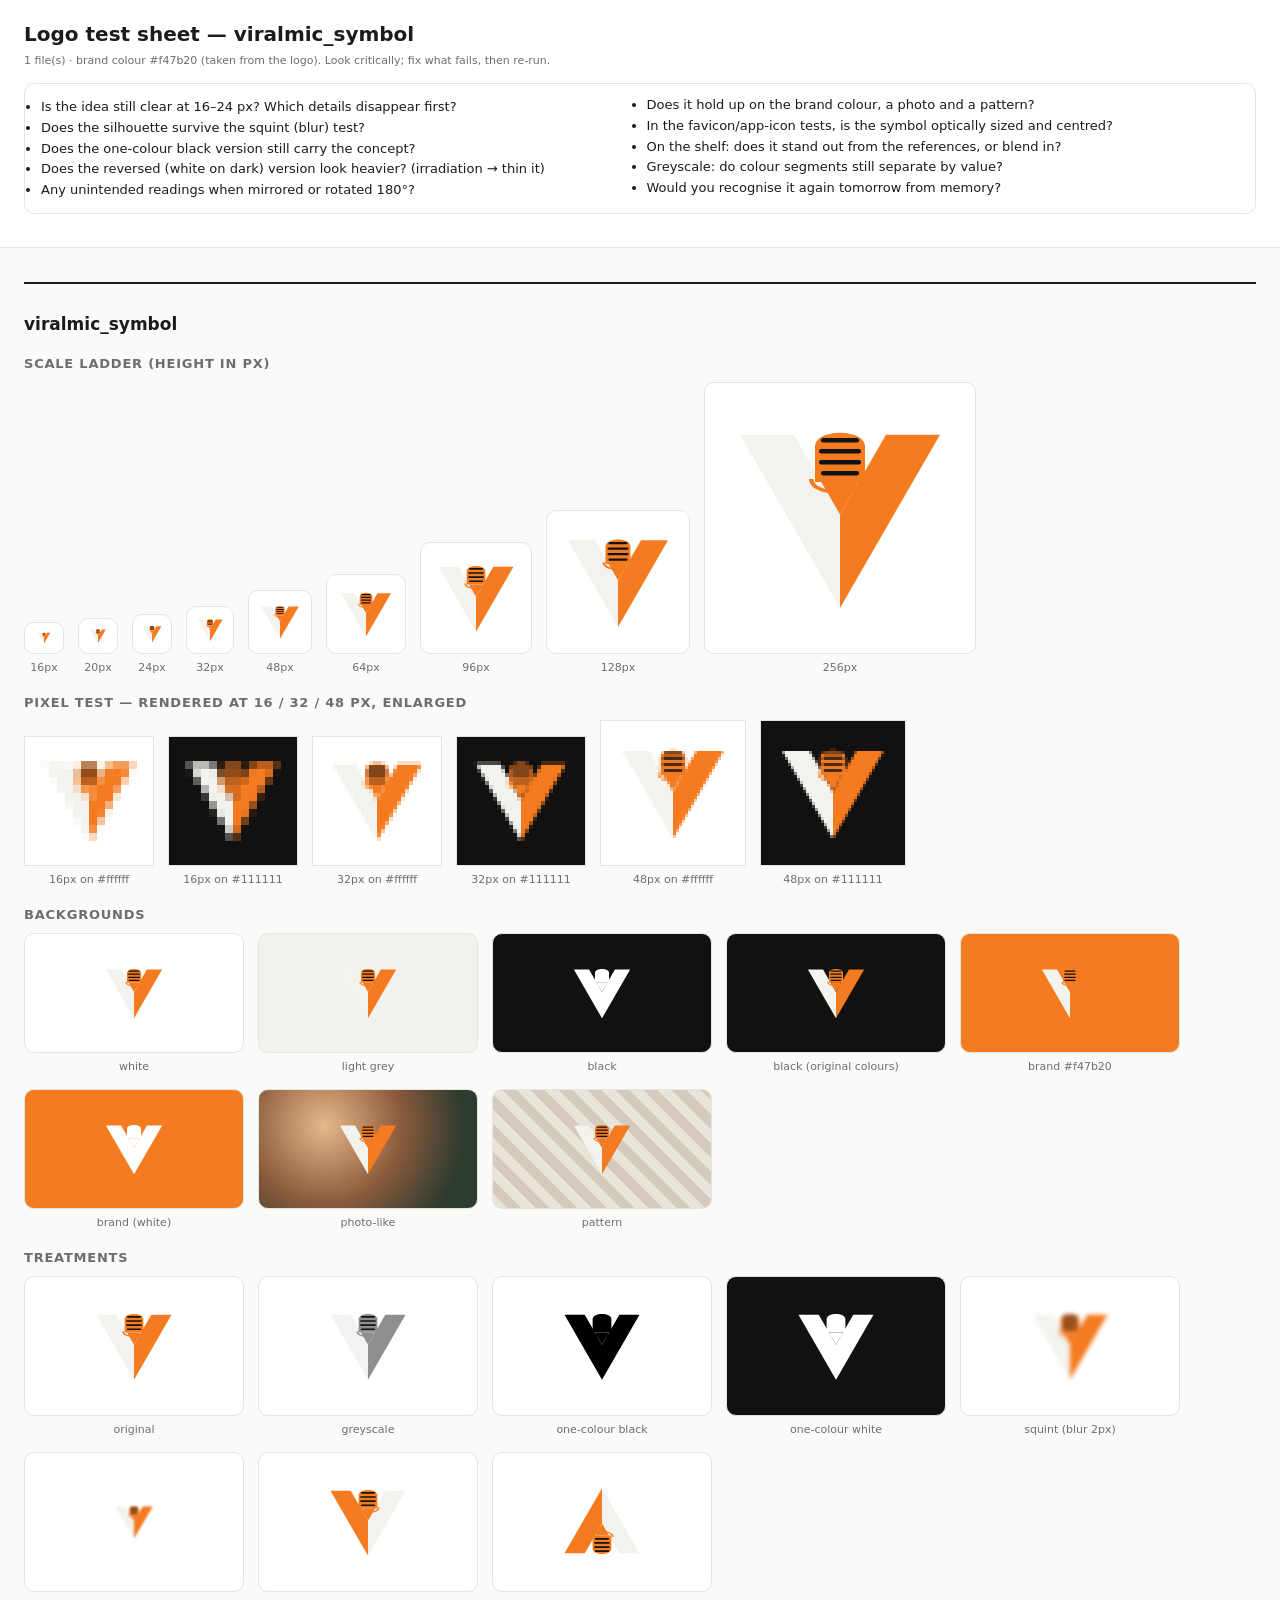
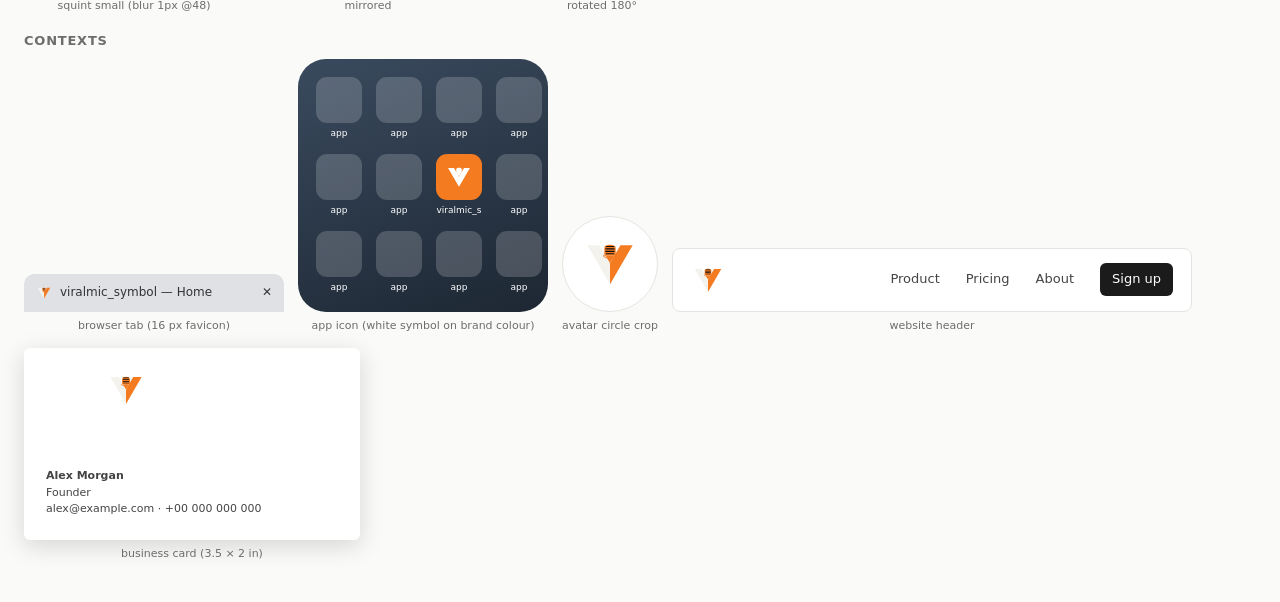
<file: studio/assets/preview.html>
<!doctype html><html lang='en'><head><meta charset='utf-8'><title>Logo test — viralmic_symbol</title><meta name='viewport' content='width=device-width,initial-scale=1'><style>
:root{--ink:#1b1b1b;--muted:#6d6d6d;--line:#e4e4e0;--paper:#fafaf8}
*{box-sizing:border-box}body{margin:0;font:14px/1.45 system-ui,-apple-system,Segoe UI,sans-serif;color:var(--ink);background:var(--paper)}
header{padding:20px 24px;border-bottom:1px solid var(--line);background:#fff}h1{margin:0 0 4px;font-size:20px}
h2{font-size:17px;margin:28px 0 10px}h3{font-size:13px;text-transform:uppercase;letter-spacing:.06em;color:var(--muted);margin:18px 0 8px}
.wrap{padding:0 24px 40px;max-width:1400px}.row{display:flex;flex-wrap:wrap;gap:14px;align-items:flex-end}.row>.cell{flex:0 0 auto;max-width:100%}
.cell{display:flex;flex-direction:column;align-items:center;gap:6px}.cap{font-size:11px;color:var(--muted);text-align:center}
.tile{display:flex;align-items:center;justify-content:center;border-radius:10px;border:1px solid var(--line);overflow:hidden}
.checklist{background:#fff;border:1px solid var(--line);border-radius:10px;padding:12px 16px;margin-top:14px;columns:2;font-size:13px}
.checklist li{margin:2px 0}
.concept{border-top:2px solid var(--ink);margin-top:34px}
.pix canvas{image-rendering:pixelated;image-rendering:crisp-edges;border:1px solid var(--line);background:#fff}
.tab{width:260px;height:38px;background:#dfe1e5;border-radius:10px 10px 0 0;display:flex;align-items:center;gap:8px;padding:0 12px;font-size:12px;color:#333}
.tab img{width:16px;height:16px;object-fit:contain}
.phone{width:250px;padding:18px;border-radius:28px;background:linear-gradient(160deg,#3a4a5e,#1d2733);display:grid;grid-template-columns:repeat(4,1fr);gap:14px}
.app{display:flex;flex-direction:column;align-items:center;gap:4px;font-size:9px;color:#fff}
.app .ico{width:46px;height:46px;border-radius:11px;background:rgba(255,255,255,.18)}
.nav{width:520px;max-width:100%;height:64px;background:#fff;border:1px solid var(--line);border-radius:8px;display:flex;align-items:center;padding:0 18px;gap:26px;font-size:13px;color:#444}
.nav .sp{flex:1}.nav .btn{background:#1b1b1b;color:#fff;padding:7px 12px;border-radius:6px}
.card{width:336px;height:192px;border-radius:6px;box-shadow:0 6px 24px rgba(0,0,0,.15);background:#fff;padding:22px;display:flex;flex-direction:column;justify-content:space-between}
.card .t{font-size:11px;color:#444;line-height:1.5}
.avatar{width:96px;height:96px;border-radius:50%;overflow:hidden;display:flex;align-items:center;justify-content:center;border:1px solid var(--line)}
.shelf{display:grid;grid-template-columns:repeat(auto-fill,minmax(150px,1fr));gap:10px}
.shelf .cell{align-items:stretch}.shelf .tile{height:110px;width:100%;background:#fff}.shelf .me{outline:3px solid #e8505b;outline-offset:2px}
.grey img{filter:grayscale(1)}
img.mono-black{filter:brightness(0)}img.mono-white{filter:brightness(0) invert(1)}
</style></head><body><header><h1>Logo test sheet — viralmic_symbol</h1><div class='cap' style='text-align:left'>1 file(s) · brand colour #f47b20 (taken from the logo). Look critically; fix what fails, then re-run.</div><ul class="checklist">
<li>Is the idea still clear at 16–24 px? Which details disappear first?</li>
<li>Does the silhouette survive the squint (blur) test?</li>
<li>Does the one-colour black version still carry the concept?</li>
<li>Does the reversed (white on dark) version look heavier? (irradiation → thin it)</li>
<li>Any unintended readings when mirrored or rotated 180°?</li>
<li>Does it hold up on the brand colour, a photo and a pattern?</li>
<li>In the favicon/app-icon tests, is the symbol optically sized and centred?</li>
<li>On the shelf: does it stand out from the references, or blend in?</li>
<li>Greyscale: do colour segments still separate by value?</li>
<li>Would you recognise it again tomorrow from memory?</li></ul></header><div class='wrap'><section class="concept"><h2>viralmic_symbol</h2>
<h3>Scale ladder (height in px)</h3><div class='row'>
<div class='cell'><div class="tile" style="width:40px;height:32px;background:#fff;"><img src="[data-uri]" class="" style="height:16px;" alt=""></div><div class='cap'>16px</div></div>
<div class='cell'><div class="tile" style="width:40px;height:36px;background:#fff;"><img src="[data-uri]" class="" style="height:20px;" alt=""></div><div class='cap'>20px</div></div>
<div class='cell'><div class="tile" style="width:40px;height:40px;background:#fff;"><img src="[data-uri]" class="" style="height:24px;" alt=""></div><div class='cap'>24px</div></div>
<div class='cell'><div class="tile" style="width:48px;height:48px;background:#fff;"><img src="[data-uri]" class="" style="height:32px;" alt=""></div><div class='cap'>32px</div></div>
<div class='cell'><div class="tile" style="width:64px;height:64px;background:#fff;"><img src="[data-uri]" class="" style="height:48px;" alt=""></div><div class='cap'>48px</div></div>
<div class='cell'><div class="tile" style="width:80px;height:80px;background:#fff;"><img src="[data-uri]" class="" style="height:64px;" alt=""></div><div class='cap'>64px</div></div>
<div class='cell'><div class="tile" style="width:112px;height:112px;background:#fff;"><img src="[data-uri]" class="" style="height:96px;" alt=""></div><div class='cap'>96px</div></div>
<div class='cell'><div class="tile" style="width:144px;height:144px;background:#fff;"><img src="[data-uri]" class="" style="height:128px;" alt=""></div><div class='cap'>128px</div></div>
<div class='cell'><div class="tile" style="width:272px;height:272px;background:#fff;"><img src="[data-uri]" class="" style="height:256px;" alt=""></div><div class='cap'>256px</div></div>
</div>
<h3>Pixel test — rendered at 16 / 32 / 48 px, enlarged</h3><div class='row pix'>
<div class='cell'><canvas data-src='[data-uri]' data-n='16' data-k='8' data-bg='#ffffff'></canvas><div class='cap'>16px on #ffffff</div></div>
<div class='cell'><canvas data-src='[data-uri]' data-n='16' data-k='8' data-bg='#111111'></canvas><div class='cap'>16px on #111111</div></div>
<div class='cell'><canvas data-src='[data-uri]' data-n='32' data-k='4' data-bg='#ffffff'></canvas><div class='cap'>32px on #ffffff</div></div>
<div class='cell'><canvas data-src='[data-uri]' data-n='32' data-k='4' data-bg='#111111'></canvas><div class='cap'>32px on #111111</div></div>
<div class='cell'><canvas data-src='[data-uri]' data-n='48' data-k='3' data-bg='#ffffff'></canvas><div class='cap'>48px on #ffffff</div></div>
<div class='cell'><canvas data-src='[data-uri]' data-n='48' data-k='3' data-bg='#111111'></canvas><div class='cap'>48px on #111111</div></div>
</div>
<h3>Backgrounds</h3><div class='row'>
<div class='cell'><div class="tile" style="width:220px;height:120px;background:#ffffff;"><img src="[data-uri]" class="" style="height:72px;max-width:200px;" alt=""></div><div class='cap'>white</div></div>
<div class='cell'><div class="tile" style="width:220px;height:120px;background:#f1f1ee;"><img src="[data-uri]" class="" style="height:72px;max-width:200px;" alt=""></div><div class='cap'>light grey</div></div>
<div class='cell'><div class="tile" style="width:220px;height:120px;background:#111111;"><img src="[data-uri]" class="mono-white" style="height:72px;max-width:200px;" alt=""></div><div class='cap'>black</div></div>
<div class='cell'><div class="tile" style="width:220px;height:120px;background:#111111;"><img src="[data-uri]" class="" style="height:72px;max-width:200px;" alt=""></div><div class='cap'>black (original colours)</div></div>
<div class='cell'><div class="tile" style="width:220px;height:120px;background:#f47b20;"><img src="[data-uri]" class="" style="height:72px;max-width:200px;" alt=""></div><div class='cap'>brand #f47b20</div></div>
<div class='cell'><div class="tile" style="width:220px;height:120px;background:#f47b20;"><img src="[data-uri]" class="mono-white" style="height:72px;max-width:200px;" alt=""></div><div class='cap'>brand (white)</div></div>
<div class='cell'><div class="tile" style="width:220px;height:120px;background:radial-gradient(circle at 30% 30%,#e7b889,#8a5a3c 45%,#2d3b2f 80%);"><img src="[data-uri]" class="" style="height:72px;max-width:200px;" alt=""></div><div class='cap'>photo-like</div></div>
<div class='cell'><div class="tile" style="width:220px;height:120px;background:repeating-linear-gradient(45deg,#e9e4da 0 10px,#d4cbbd 10px 20px);"><img src="[data-uri]" class="" style="height:72px;max-width:200px;" alt=""></div><div class='cap'>pattern</div></div>
</div>
<h3>Treatments</h3><div class='row'>
<div class='cell'><div class="tile" style="width:220px;height:140px;background:#fff;"><img src="[data-uri]" class="" style="height:96px;max-width:200px;" alt=""></div><div class='cap'>original</div></div>
<div class='cell'><div class="tile" style="width:220px;height:140px;background:#fff;"><img src="[data-uri]" class="" style="height:96px;max-width:200px;filter:grayscale(1)" alt=""></div><div class='cap'>greyscale</div></div>
<div class='cell'><div class="tile" style="width:220px;height:140px;background:#fff;"><img src="[data-uri]" class="mono-black" style="height:96px;max-width:200px;" alt=""></div><div class='cap'>one-colour black</div></div>
<div class='cell'><div class="tile" style="width:220px;height:140px;background:#111;"><img src="[data-uri]" class="mono-white" style="height:96px;max-width:200px;" alt=""></div><div class='cap'>one-colour white</div></div>
<div class='cell'><div class="tile" style="width:220px;height:140px;background:#fff;"><img src="[data-uri]" class="" style="height:96px;max-width:200px;filter:blur(2px)" alt=""></div><div class='cap'>squint (blur 2px)</div></div>
<div class='cell'><div class="tile" style="width:220px;height:140px;background:#fff;"><img src="[data-uri]" class="" style="height:48px;max-width:200px;filter:blur(1px)" alt=""></div><div class='cap'>squint small (blur 1px @48)</div></div>
<div class='cell'><div class="tile" style="width:220px;height:140px;background:#fff;"><img src="[data-uri]" class="" style="height:96px;max-width:200px;transform:scaleX(-1)" alt=""></div><div class='cap'>mirrored</div></div>
<div class='cell'><div class="tile" style="width:220px;height:140px;background:#fff;"><img src="[data-uri]" class="" style="height:96px;max-width:200px;transform:rotate(180deg)" alt=""></div><div class='cap'>rotated 180°</div></div>
</div>
<h3>Contexts</h3><div class='row'>
<div class='cell'><div class='tab'><img src="[data-uri]" class="" style="" alt=""><span>viralmic_symbol — Home</span><span style='margin-left:auto'>✕</span></div><div class='cap'>browser tab (16 px favicon)</div></div>
<div class='cell'><div class='phone'><div class='app'><div class='ico'></div>app</div><div class='app'><div class='ico'></div>app</div><div class='app'><div class='ico'></div>app</div><div class='app'><div class='ico'></div>app</div><div class='app'><div class='ico'></div>app</div><div class='app'><div class='ico'></div>app</div><div class='app'><div class='ico' style='background:#f47b20;display:flex;align-items:center;justify-content:center'><img src="[data-uri]" class="mono-white" style="height:28px;max-width:30px;" alt=""></div>viralmic_s</div><div class='app'><div class='ico'></div>app</div><div class='app'><div class='ico'></div>app</div><div class='app'><div class='ico'></div>app</div><div class='app'><div class='ico'></div>app</div><div class='app'><div class='ico'></div>app</div></div><div class='cap'>app icon (white symbol on brand colour)</div></div>
<div class='cell'><div class='avatar' style='background:#fff'><img src="[data-uri]" class="" style="height:58px;max-width:70px;" alt=""></div><div class='cap'>avatar circle crop</div></div>
<div class='cell'><div class='nav'><img src="[data-uri]" class="" style="height:34px;max-width:180px;" alt=""><span class='sp'></span><span>Product</span><span>Pricing</span><span>About</span><span class='btn'>Sign up</span></div><div class='cap'>website header</div></div>
<div class='cell'><div class='card'><img src="[data-uri]" class="" style="height:40px;max-width:160px;" alt=""><div class='t'><b>Alex Morgan</b><br>Founder<br>alex@example.com · +00 000 000 000</div></div><div class='cap'>business card (3.5 × 2 in)</div></div>
</div></section></div><script>
document.querySelectorAll('canvas[data-src]').forEach(c=>{
  const img=new Image(); const n=+c.dataset.n, k=+c.dataset.k; c.width=n*k; c.height=n*k;
  img.onload=()=>{const t=document.createElement('canvas'); t.width=n; t.height=n; const x=t.getContext('2d');
    x.fillStyle=c.dataset.bg; x.fillRect(0,0,n,n);
    const r=Math.min(n/img.width,n/img.height)*0.9, w=img.width*r, h=img.height*r; x.drawImage(img,(n-w)/2,(n-h)/2,w,h);
    const g=c.getContext('2d'); g.imageSmoothingEnabled=false; g.drawImage(t,0,0,n*k,n*k);};
  img.src=c.dataset.src;});
</script></body></html>
</file>
